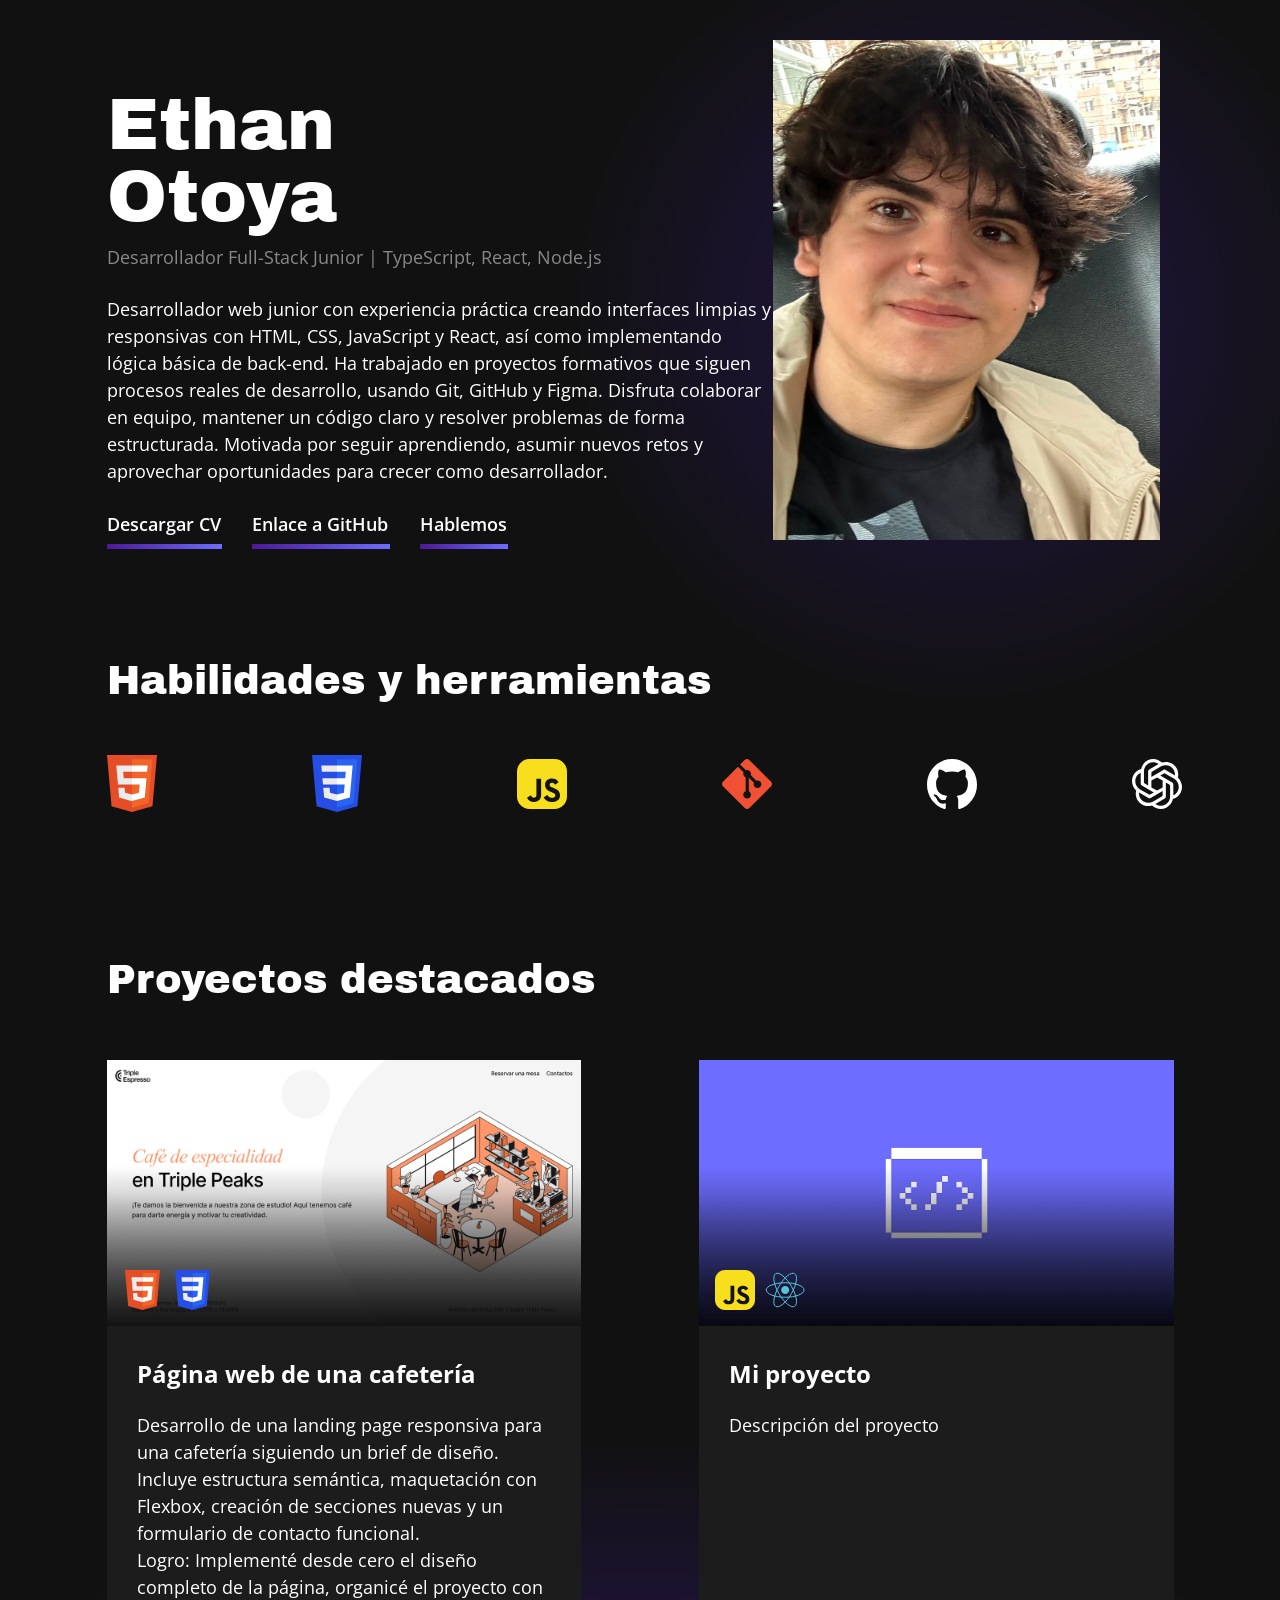
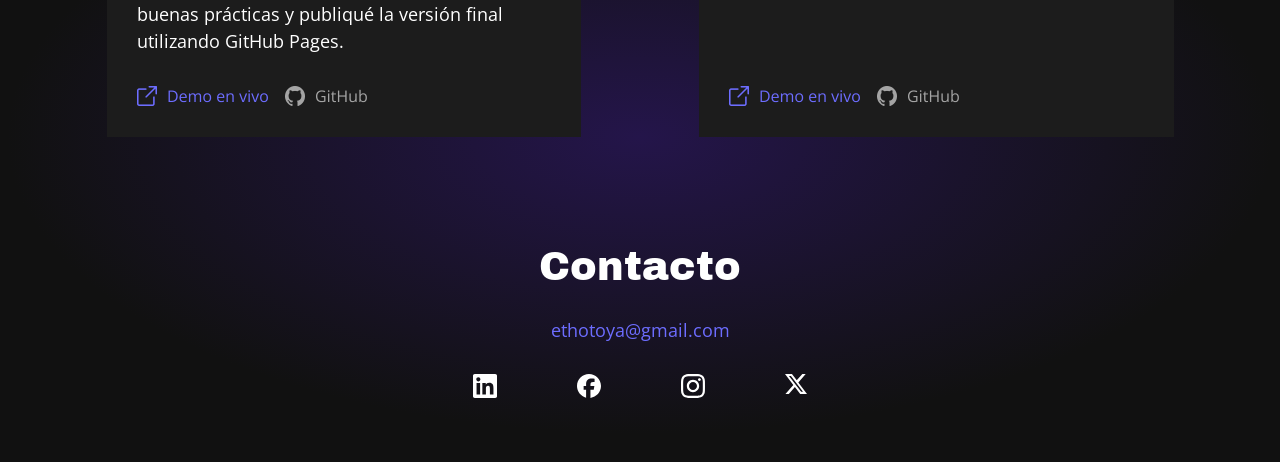
<file: index.html>
<!doctype html>
<html lang="es">
  <head>
    <meta charset="UTF-8" />
    <meta name="viewport" content="width=device-width, initial-scale=1.0" />
    <title>Portafolio</title>

    <link href="./styles/index.css" rel="stylesheet" />
    <link rel="icon" href="./favicon.ico" />
  </head>
  <body>
    <header class="header">
      <div class="header__div">
        <div class="header__div-left">
          <h1 class="header__div-title">Ethan <br />Otoya</h1>
          <h2 class="header__div-sub-title">
            Desarrollador Full-Stack Junior | TypeScript, React, Node.js
          </h2>
          <p class="header__div-text-title">
            Desarrollador web junior con experiencia práctica creando interfaces
            limpias y responsivas con HTML, CSS, JavaScript y React, así como
            implementando lógica básica de back-end. Ha trabajado en proyectos
            formativos que siguen procesos reales de desarrollo, usando Git,
            GitHub y Figma. Disfruta colaborar en equipo, mantener un código
            claro y resolver problemas de forma estructurada. Motivada por
            seguir aprendiendo, asumir nuevos retos y aprovechar oportunidades
            para crecer como desarrollador.
          </p>
          <ul class="header__div-list">
            <li class="header__div-list-item">
              <a
                class="header__div-list-item-link"
                href="./archives/CV ETHAN OTOYA.pdf"
                download
                >Descargar CV</a
              >
              <br />
              <img
                class="header__div-list-item-img line-one"
                src="./images/line1.png"
              />
            </li>
            <li class="header__div-list-item">
              <a
                class="header__div-list-item-link"
                href="https://github.com/Ethoya"
                target="_blank"
                >Enlace a GitHub</a
              >
              <br />
              <img
                class="header__div-list-item-img line-two"
                src="./images/line2.png"
              />
            </li>
            <li class="header__div-list-item">
              <a
                class="header__div-list-item-link"
                href="https://discord.gg/c3YEcc5e"
                target="_blank"
                >Hablemos</a
              >
              <br />
              <img
                class="header__div-list-item-img line-three"
                src="./images/line3.png"
              />
            </li>
          </ul>
          <div class="header__info-apps">
            <h1 class="header__info-apps-title">Habilidades y herramientas</h1>
            <div class="header__info-apps-imgs">
              <img
                class="header__info-apps-img app-info-img-big"
                src="./images/HTML5.svg"
              />
              <img
                class="header__info-apps-img app-info-img-big"
                src="./images/CSS3.svg"
              />
              <img class="header__info-apps-img" src="./images/JS.svg" />
              <img class="header__info-apps-img" src="./images/GIT.svg" />
              <img class="header__info-apps-img" src="./images/GITHUB.svg" />
              <img class="header__info-apps-img" src="./images/CHATGPT.svg" />
            </div>
          </div>
        </div>
        <img
          class="header__div-img-ethan"
          src="./images/fotoPerfilEthan.jpeg"
          alt="Foto perfil Ethan Otoya"
        />
      </div>
    </header>

    <main class="content">
      <div class="content__div">
        <h1 class="content__div-title">Proyectos destacados</h1>
        <div class="content__div-projects">
          <div class="content__div-projects-column">
            <div class="content__div-projects-column-img-wrapper">
              <img
                src="./images/webCafeteriaTripleTen.png"
                class="content__div-projects-column-img"
                alt="Página web cafetería"
              />
              <div class="content__div-projects-column-img-overlay"></div>
              <div class="content__div-projects-column-img-icons">
                <img src="./images/HTML5.svg" alt="HTML5" />
                <img src="./images/CSS3.svg" alt="CSS3" />
              </div>
            </div>
            <div class="content__div-projects-column-info">
              <h1 class="content__div-projects-column-info-title">
                Página web de una cafetería
              </h1>
              <p class="content__div-projects-column-info-text">
                Desarrollo de una landing page responsiva para una cafetería
                siguiendo un brief de diseño. Incluye estructura semántica,
                maquetación con Flexbox, creación de secciones nuevas y un
                formulario de contacto funcional.<br />Logro: Implementé desde
                cero el diseño completo de la página, organicé el proyecto con
                buenas prácticas y publiqué la versión final utilizando GitHub
                Pages.
              </p>
              <div class="content__div-projects-column-info-buttons">
                <a
                  class="content__div-projects-column-info-button-link"
                  href="https://ethoya.github.io/web_project_coffeeshop_es/index.html"
                  target="_blank"
                >
                  <img
                    src="./images/demoVivo.png"
                    class="content__div-projects-column-info-button"
                    alt="botón de demo en vivo"
                  />
                </a>
                <a
                  class="content__div-projects-column-info-button-link"
                  href="https://github.com/Ethoya/web_project_coffeeshop_es"
                  target="_blank"
                >
                  <img
                    src="./images/gitHubbutton.png"
                    class="content__div-projects-column-info-button"
                    alt="Botón de GitHub"
                  />
                </a>
              </div>
            </div>
          </div>

          <div class="content__div-projects-column">
            <div class="content__div-projects-column-img-wrapper">
              <img
                src="./images/project.png"
                class="content__div-projects-column-img"
                alt="Mi proyecto"
              />
              <div class="content__div-projects-column-img-overlay"></div>
              <div class="content__div-projects-column-img-icons">
                <img src="./images/JS.svg" alt="JavaScript" />
                <img src="./images/REACT.svg" alt="React" />
              </div>
            </div>
            <div class="content__div-projects-column-info">
              <h1 class="content__div-projects-column-info-title">
                Mi proyecto
              </h1>
              <p class="content__div-projects-column-info-text">
                Descripción del proyecto
              </p>
              <div class="content__div-projects-column-info-buttons">
                <a
                  class="content__div-projects-column-info-button-link"
                  href="https://ethoya.github.io/web_project_portfolio_es/index.html"
                  target="_blank"
                >
                  <img
                    src="./images/demoVivo.png"
                    class="content__div-projects-column-info-button"
                    alt="botón de demo en vivo"
                  />
                </a>
                <a
                  class="content__div-projects-column-info-button-link"
                  href="https://github.com/Ethoya/web_project_portfolio_es"
                  target="_blank"
                >
                  <img
                    src="./images/gitHubbutton.png"
                    class="content__div-projects-column-info-button"
                    alt="Botón de GitHub"
                  />
                </a>
              </div>
            </div>
          </div>
        </div>
      </div>
    </main>

    <footer class="footer">
      <div class="footer__div">
        <h1 class="footer__div-title">Contacto</h1>
        <a
          href="https://mail.google.com/mail/u/2/#inbox?compose=new"
          class="footer___div-email-link"
          target="_blank"
        >
          <p class="footer___div-email">ethotoya@gmail.com</p>
        </a>
        <ul class="footer__div-list">
          <li class="footer__div-list-item">
            <a
              href="https://www.linkedin.com/in/ethan-otoya-3801bb407/"
              target="_blank"
              class="footer__div-list-item-img-link"
            >
              <img
                class="footer__div-list-item-img"
                src="./images/linkedln.svg"
                alt="logo linkedln"
              />
            </a>
          </li>
          <li class="footer__div-list-item">
            <a
              href="https://www.facebook.com/"
              class="footer__div-list-item-img-link"
              target="_blank"
            >
              <img
                class="footer__div-list-item-img"
                src="./images/facebook.svg"
                alt="logo de facebook"
              />
            </a>
          </li>
          <li class="footer__div-list-item">
            <a
              href="https://www.instagram.com/eth3nol/"
              class="footer__div-list-item-img-link"
              target="_blank"
            >
              <img
                class="footer__div-list-item-img"
                src="./images/instagram.svg"
                alt="logo de instagram"
              />
            </a>
          </li>
          <li class="footer__div-list-item">
            <a
              href="https://x.com/home"
              class="footer__div-list-item-img-link"
              target="_blank"
            >
              <img
                class="footer__div-list-item-img"
                src="./images/x.svg"
                alt="logo de x"
              />
            </a>
          </li>
        </ul>
      </div>
    </footer>
  </body>
</html>
</file>
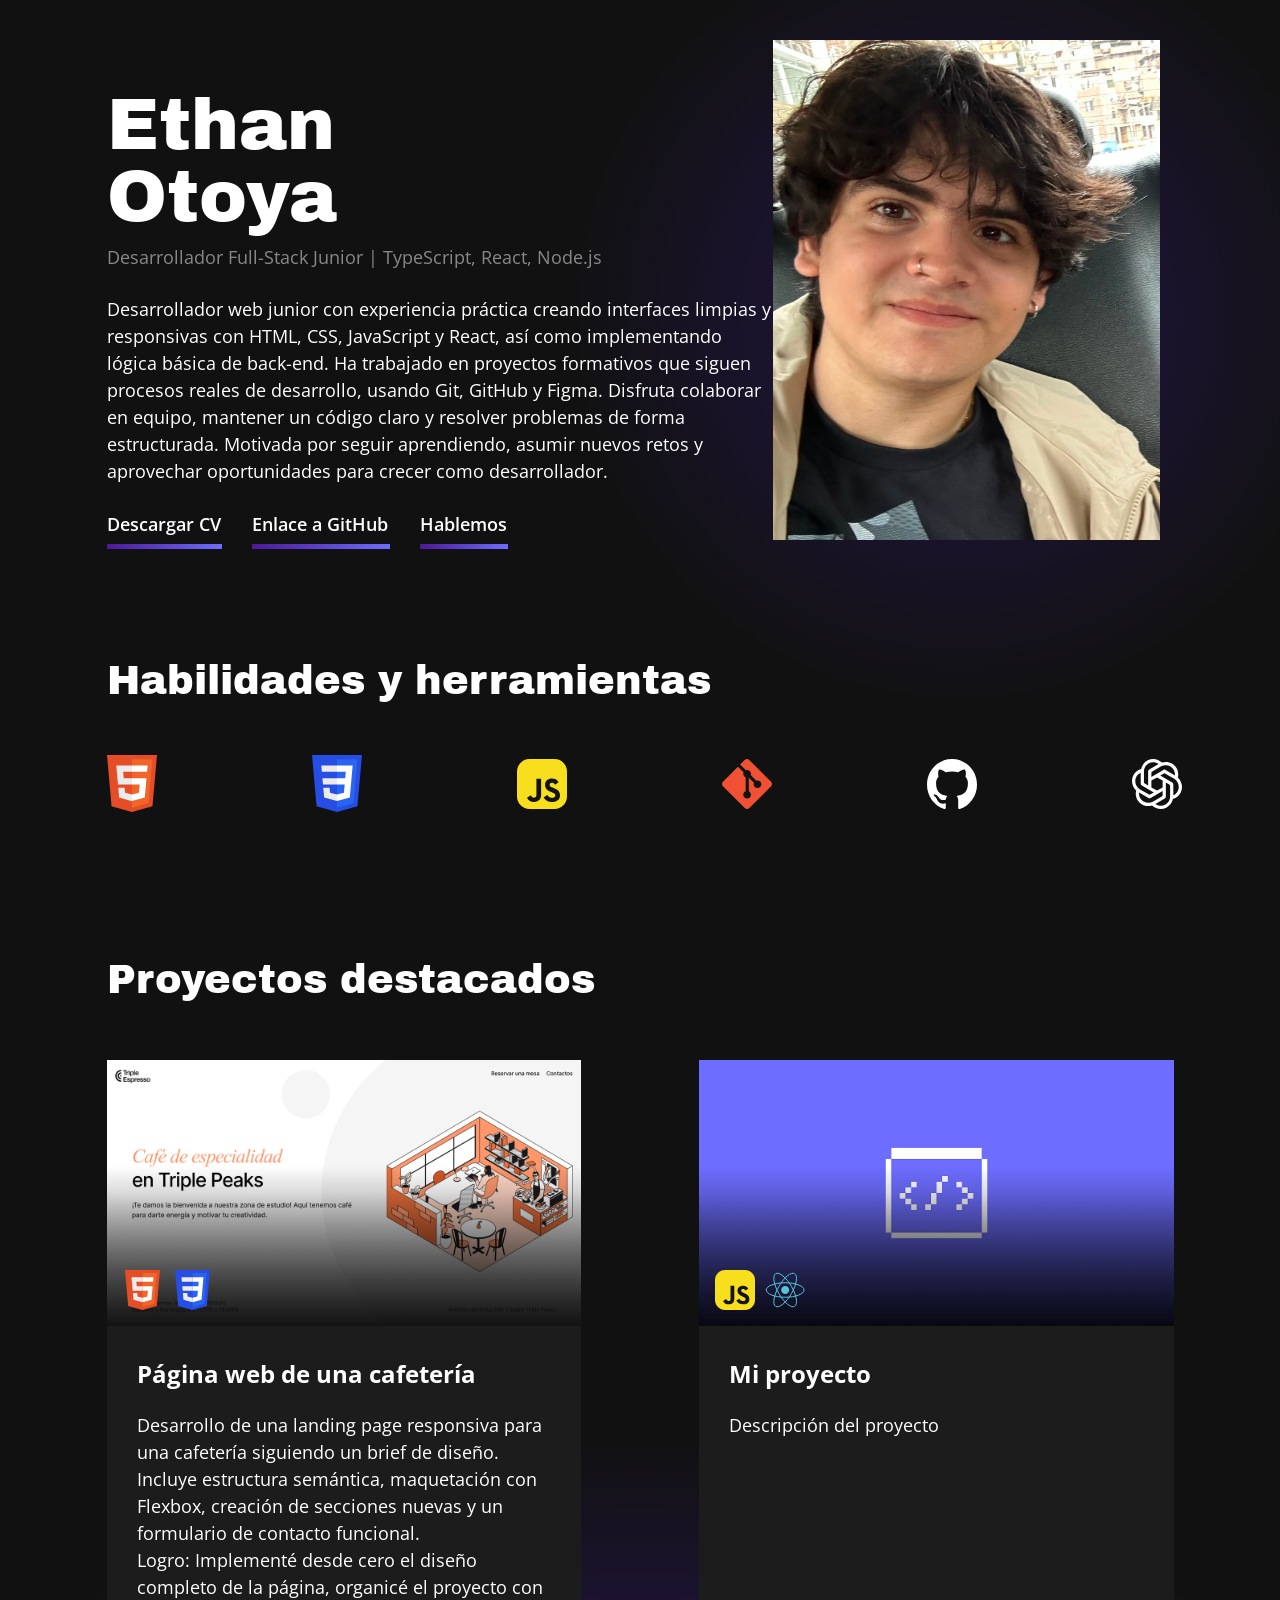
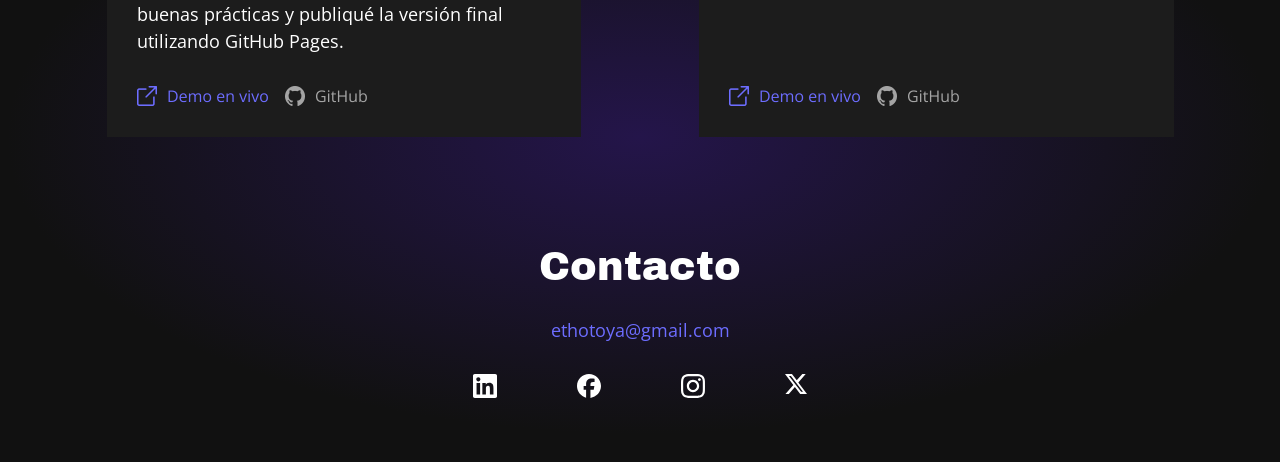
<file: main.html>
<!doctype html>
<html lang="es">
  <head>
    <meta charset="UTF-8" />
    <meta name="viewport" content="width=device-width, initial-scale=1.0" />
    <title>Portafolio</title>
    <link href="./styles/nornalize.css" rel="stylesheet" />
    <link href="./styles/header.css" rel="stylesheet" />
    <link href="./styles/main.css" rel="stylesheet" />
    <link rel="icon" href="./icon.ico" />
  </head>
  <body>
    <header class="header">
      <div class="header__div">
        <div class="header__div-left">
          <h1 class="header__div-title">Ethan <br />Otoya</h1>
          <h2 class="header__div-sub-title">
            Desarrollador Full-Stack Junior | TypeScript, React, Node.js
          </h2>
          <p class="header__div-text-title">
            Desarrollador web junior con experiencia práctica creando interfaces
            limpias y responsivas con HTML, CSS, JavaScript y React, así como
            implementando lógica básica de back-end. Ha trabajado en proyectos
            formativos que siguen procesos reales de desarrollo, usando Git,
            GitHub y Figma. Disfruta colaborar en equipo, mantener un código
            claro y resolver problemas de forma estructurada. Motivada por
            seguir aprendiendo, asumir nuevos retos y aprovechar oportunidades
            para crecer como desarrollador.
          </p>
          <ul class="header__div-list">
            <li class="header__div-list-item">
              <a
                class="header__div-list-item-link"
                href="./archives/CV ETHAN OTOYA.pdf"
                download
                >Descargar CV</a
              >
              <br />
              <img
                class="header__div-list-item-img line-one"
                src="./images/line1.png"
              />
            </li>
            <li class="header__div-list-item">
              <a
                class="header__div-list-item-link"
                href="https://github.com/Ethoya"
                target="_blank"
                >Enlace a GitHub</a
              >
              <br />
              <img
                class="header__div-list-item-img line-two"
                src="./images/line2.png"
              />
            </li>
            <li class="header__div-list-item">
              <a
                class="header__div-list-item-link"
                href="https://discord.gg/c3YEcc5e"
                target="_blank"
                >Hablemos</a
              >
              <br />
              <img
                class="header__div-list-item-img line-three"
                src="./images/line3.png"
              />
            </li>
          </ul>
          <div class="header__info-apps">
            <h1 class="header__info-apps-title">Habilidades y herramientas</h1>
            <div class="header__info-apps-imgs">
              <img
                class="header__info-apps-img app-info-img-big"
                src="./images/HTML5.svg"
              />
              <img
                class="header__info-apps-img app-info-img-big"
                src="./images/CSS3.svg"
              />
              <img class="header__info-apps-img" src="./images/JS.svg" />
              <img class="header__info-apps-img" src="./images/GIT.svg" />
              <img class="header__info-apps-img" src="./images/GITHUB.svg" />
              <img class="header__info-apps-img" src="./images/CHATGPT.svg" />
            </div>
          </div>
        </div>
        <img
          class="header__div-img-ethan"
          src="./images/fotoPerfilEthan.jpeg"
          alt="Foto perfil Ethan Otoya"
        />
      </div>
    </header>

    <main class="content">
      <div class="content__div">
        <h1 class="content__div-title">Proyectos destacados</h1>
        <div class="content__div-projects">
          <div class="content__div-projects-column">
            <div class="content__div-projects-column-img-wrapper">
              <img
                src="./images/webCafeteriaTripleTen.png"
                class="content__div-projects-column-img"
                alt="Página web cafetería"
              />
              <div class="content__div-projects-column-img-overlay"></div>
              <div class="content__div-projects-column-img-icons">
                <img src="./images/HTML5.svg" alt="HTML5" />
                <img src="./images/CSS3.svg" alt="CSS3" />
              </div>
            </div>
            <div class="content__div-projects-column-info">
              <h1 class="content__div-projects-column-info-title">
                Página web de una cafetería
              </h1>
              <p class="content__div-projects-column-info-text">
                Desarrollo de una landing page responsiva para una cafetería
                siguiendo un brief de diseño. Incluye estructura semántica,
                maquetación con Flexbox, creación de secciones nuevas y un
                formulario de contacto funcional.<br />Logro: Implementé desde
                cero el diseño completo de la página, organicé el proyecto con
                buenas prácticas y publiqué la versión final utilizando GitHub
                Pages.
              </p>
              <div class="content__div-projects-column-info-buttons">
                <a
                  class="content__div-projects-column-info-button-link"
                  href="https://ethoya.github.io/web_project_coffeeshop_es/index.html"
                  target="_blank"
                >
                  <img
                    src="./images/demoVivo.png"
                    class="content__div-projects-column-info-button"
                    alt="botón de demo en vivo"
                  />
                </a>
                <a
                  class="content__div-projects-column-info-button-link"
                  href="https://github.com/Ethoya/web_project_coffeeshop_es"
                  target="_blank"
                >
                  <img
                    src="./images/gitHubbutton.png"
                    class="content__div-projects-column-info-button"
                    alt="Botón de GitHub"
                  />
                </a>
              </div>
            </div>
          </div>

          <div class="content__div-projects-column">
            <div class="content__div-projects-column-img-wrapper">
              <img
                src="./images/project.png"
                class="content__div-projects-column-img"
                alt="Mi proyecto"
              />
              <div class="content__div-projects-column-img-overlay"></div>
              <div class="content__div-projects-column-img-icons">
                <img src="./images/JS.svg" alt="JavaScript" />
                <img src="./images/REACT.svg" alt="React" />
              </div>
            </div>
            <div class="content__div-projects-column-info">
              <h1 class="content__div-projects-column-info-title">
                Mi proyecto
              </h1>
              <p class="content__div-projects-column-info-text">
                Descripción del proyecto
              </p>
              <div class="content__div-projects-column-info-buttons">
                <a
                  class="content__div-projects-column-info-button-link"
                  href="https://ethoya.github.io/web_project_portfolio_es/main.html"
                  target="_blank"
                >
                  <img
                    src="./images/demoVivo.png"
                    class="content__div-projects-column-info-button"
                    alt="botón de demo en vivo"
                  />
                </a>
                <a
                  class="content__div-projects-column-info-button-link"
                  href="https://github.com/Ethoya/web_project_portfolio_es"
                  target="_blank"
                >
                  <img
                    src="./images/gitHubbutton.png"
                    class="content__div-projects-column-info-button"
                    alt="Botón de GitHub"
                  />
                </a>
              </div>
            </div>
          </div>
        </div>
      </div>
    </main>

    <footer class="footer">
      <div class="footer__div">
        <h1 class="footer__div-title">Contacto</h1>
        <a
          href="https://mail.google.com/mail/u/2/#inbox?compose=new"
          class="footer___div-email-link"
          target="_blank"
        >
          <p class="footer___div-email">ethotoya@gmail.com</p>
        </a>
        <ul class="footer__div-list">
          <li class="footer__div-list-item">
            <a
              href="https://www.linkedin.com/in/ethan-otoya-3801bb407/"
              target="_blank"
              class="footer__div-list-item-img-link"
            >
              <img
                class="footer__div-list-item-img"
                src="./images/linkedln.svg"
                alt="logo linkedln"
              />
            </a>
          </li>
          <li class="footer__div-list-item">
            <a
              href="https://www.facebook.com/"
              class="footer__div-list-item-img-link"
              target="_blank"
            >
              <img
                class="footer__div-list-item-img"
                src="./images/facebook.svg"
                alt="logo de facebook"
              />
            </a>
          </li>
          <li class="footer__div-list-item">
            <a
              href="https://www.instagram.com/eth3nol/"
              class="footer__div-list-item-img-link"
              target="_blank"
            >
              <img
                class="footer__div-list-item-img"
                src="./images/instagram.svg"
                alt="logo de instagram"
              />
            </a>
          </li>
          <li class="footer__div-list-item">
            <a
              href="https://x.com/home"
              class="footer__div-list-item-img-link"
              target="_blank"
            >
              <img
                class="footer__div-list-item-img"
                src="./images/x.svg"
                alt="logo de x"
              />
            </a>
          </li>
        </ul>
      </div>
    </footer>
  </body>
</html>
</file>
<file: styles/index.css>
@import "./nornalize.css";
@import "./header.css";
@import "./main.css";
</file>
<file: styles/header.css>
@font-face {
  font-family: "ArchivoBlack";
  src:
    url("../fonts/ArchivoBlack-Regular.woff2") format("woff2"),
    url("../fonts/ArchivoBlack-Regular.woff") format("woff");
}
@font-face {
  font-family: "OpenSans";
  src:
    url("../fonts/OpenSans-Bold.woff2") format("woff2"),
    url("../fonts/OpenSans-Bold.woff") format("woff");
  font-weight: 700;
}
@font-face {
  font-family: "OpenSans";
  src:
    url("../fonts/OpenSans-SemiBold.woff2") format("woff2"),
    url("../fonts/OpenSans-SemiBold.woff") format("woff");
  font-weight: 600;
}
@font-face {
  font-family: "OpenSans";
  src:
    url("../fonts/OpenSans-Regular.woff2") format("woff2"),
    url("../fonts/OpenSans-Regular.woff") format("woff");
}

body {
  background-color: #111111;
  margin: 0;
  padding: 0;
}

.header {
  background: radial-gradient(circle at 75% 35%, #24154a 0%, #111111 35%);
  margin: 0;
}

.header__div {
  display: flex;
  flex-direction: row;
  align-items: flex-start;
  margin: 0;
  padding: 0;
  box-sizing: border-box;
  min-height: 100vh;
}

.header__div-left {
  display: flex;
  flex-direction: column;
  padding-top: 89px;
  padding-left: calc(8.33%);
  flex: 1;
  box-sizing: border-box;
}

.header__div-img-ethan {
  width: 387px;
  min-width: 387px;
  height: 500px;
  object-fit: cover;
  object-position: center top;
  flex-shrink: 0;
  align-self: flex-start;
  margin-top: 40px;
  margin-right: 120px;
}

.header__div-title {
  font-family: "ArchivoBlack", sans-serif, Arial;
  font-weight: 400;
  font-size: 72px;
  line-height: 1;
  letter-spacing: 0%;
  color: #ffffff;
  margin: 0;
  margin-bottom: 15px;
}

.header__div-sub-title {
  font-family: "OpenSans", sans-serif, Arial;
  font-weight: 400;
  font-size: 18px;
  line-height: 1;
  letter-spacing: 0%;
  color: #ffffff80;
  margin: 0;
  margin-bottom: 30px;
}

.header__div-text-title {
  font-family: "OpenSans", sans-serif, Arial;
  font-weight: 400;
  font-size: 18px;
  line-height: 1.5;
  letter-spacing: 0%;
  color: #ffffff;
  margin: 0;
}

.header__div-list {
  margin: 0;
  padding: 0;
  display: flex;
  margin-top: 30px;
  flex-wrap: wrap;
  gap: 0;
}

.header__div-list-item {
  font-family: "OpenSans", sans-serif, Arial;
  font-weight: 600;
  font-size: 18px;
  line-height: 1;
  letter-spacing: 0%;
  color: #ffffff;
  list-style: none;
}

.header__div-list-item-link {
  text-decoration: none;
  color: #ffffff;
  transition: opacity 0.3s ease;
}

.header__div-list-item-link:hover {
  opacity: 0.5;
}

.line-one {
  max-width: 115px;
  min-height: 5px;
  padding-right: 30px;
}
.line-two {
  max-width: 138px;
  max-height: 5px;
  padding-right: 30px;
}
.line-three {
  max-width: 88px;
  max-height: 5px;
}
.header__info-apps {
  width: calc(100% + 387px + 120px);
}
.header__info-apps-title {
  font-family: "ArchivoBlack", sans-serif, Arial;
  font-weight: 400;
  font-size: 40px;
  line-height: 1;
  letter-spacing: 0%;
  color: #ffffff;
  padding-top: 110px;
  margin: 0;
}

.header__info-apps-imgs {
  display: flex;
  flex-direction: row;
  justify-content: space-between;
  align-items: center;
  padding-right: calc(8.33%);
  margin-top: 54px;
  gap: 0;
  padding-bottom: 80px;
}

.header__info-apps-img {
  max-width: 50px;
  max-height: 50px;
}

.app-info-img-big {
  min-height: 57px;
}

@media (max-width: 1023px) {
  .header {
    background: radial-gradient(circle at 60% 20%, #24154a 0%, #111111 45%);
  }

  .header__div {
    flex-direction: row;
    min-height: 100vh;
  }

  .header__div-left {
    padding-top: 60px;
    padding-left: 24px;
    padding-right: 24px;
    flex: 1;
  }

  .header__div-img-ethan {
    width: 220px;
    min-width: 220px;
    height: 280px;
    object-fit: cover;
    object-position: center top;
    margin-top: 60px;
    margin-right: 24px;
    flex-shrink: 0;
    align-self: flex-start;
  }

  .header__div-title {
    font-size: 52px;
  }

  .header__div-sub-title {
    font-size: 16px;
    margin-bottom: 24px;
  }

  .header__div-text-title {
    font-size: 16px;
  }

  .header__div-list {
    margin-top: 24px;
  }

  .header__info-apps-title {
    font-size: 32px;
    padding-top: 60px;
  }

  .header__info-apps {
    width: calc(100% + 220px + 24px);
  }

  .header__info-apps-imgs {
    padding-right: 24px;
    padding-bottom: 60px;
    margin-top: 40px;
  }
}
@media (max-width: 767px) {
  .header {
    background: radial-gradient(circle at 50% 15%, #24154a 0%, #111111 50%);
  }

  .header__div {
    flex-direction: column;
    min-height: unset;
  }

  .header__div-img-ethan {
    order: -1;
    width: 280px;
    min-width: unset;
    height: 320px;
    object-fit: cover;
    object-position: center top;
    margin: 20px auto 0;
    display: block;
  }

  .header__div-left {
    padding-top: 20px;
    padding-left: 16px;
    padding-right: 16px;
  }

  .header__div-title {
    font-size: 36px;
    margin-bottom: 10px;
  }

  .header__div-sub-title {
    font-size: 14px;
    margin-bottom: 20px;
    line-height: 1.4;
  }

  .header__div-text-title {
    font-size: 14px;
    line-height: 1.6;
  }

  .header__div-list {
    flex-direction: column;
    margin-top: 20px;
    gap: 16px;
  }

  .header__div-list-item {
    font-size: 16px;
  }

  .line-one,
  .line-two,
  .line-three {
    padding-right: 0;
    max-width: 100px;
  }

  .header__info-apps-title {
    font-size: 26px;
    padding-top: 40px;
  }

  .header__info-apps {
    width: 100%;
  }

  .header__info-apps-imgs {
    display: flex;
    flex-wrap: wrap;
    justify-content: flex-start;
    gap: 24px;
    padding-right: 16px;
    margin-top: 32px;
    padding-bottom: 40px;
  }

  .header__info-apps-img {
    max-width: 42px;
    max-height: 42px;
  }

  .app-info-img-big {
    min-height: 42px;
  }
}
</file>
<file: styles/main.css>
.content__div {
  padding-left: calc(8.33%);
  margin-top: 50px;
}

.content__div-title {
  font-family: "ArchivoBlack", sans-serif, Arial;
  font-weight: 400;
  font-size: 40px;
  line-height: 1.5;
  letter-spacing: 0%;
  color: #ffffff;
  margin: 0;
}

.content__div-projects {
  max-width: 100%;
  margin-top: 50px;
  display: flex;
  flex-direction: row;
  flex-wrap: wrap;
  gap: 10%;
}

.content__div-projects-column {
  max-width: calc(40.47%);
  background-color: #1c1c1c;
  overflow: hidden;
  display: flex;
  flex-direction: column;
  border-radius: 0;
}

/* ---- Wrapper de imagen con overlay e iconos ---- */
.content__div-projects-column-img-wrapper {
  position: relative;
  width: 100%;
  overflow: hidden;
  /* Altura fija para que el overlay y los iconos tengan referencia */
  display: block;
}

.content__div-projects-column-img {
  width: 100%;
  height: auto;
  object-fit: cover;
  display: block;
  image-rendering: optimizeQuality;
}

/* Degradado oscuro de abajo hacia arriba */
.content__div-projects-column-img-overlay {
  position: absolute;
  bottom: 0;
  left: 0;
  width: 100%;
  height: 60%;
  background: linear-gradient(to top, rgba(0, 0, 0, 0.85) 0%, transparent 100%);
  pointer-events: none;
}

/* Iconos en esquina inferior izquierda */
.content__div-projects-column-img-icons {
  position: absolute;
  bottom: 16px;
  left: 16px;
  display: flex;
  flex-direction: row;
  align-items: center;
  gap: 10px;
}

.content__div-projects-column-img-icons img {
  width: 40px;
  height: 40px;
  object-fit: contain;
}

/* ---- Info del proyecto ---- */
.content__div-projects-column-info {
  width: 100%;
  box-sizing: border-box;
  padding: 30px;
  display: flex;
  flex-direction: column;
  flex-grow: 1;
}

.content__div-projects-column-info-title {
  margin: 0;
  font-family: "OpenSans", sans-serif, Arial;
  font-weight: 700;
  font-size: 24px;
  line-height: 1.5;
  color: #ffffff;
  margin-bottom: 20px;
}

.content__div-projects-column-info-text {
  margin: 0;
  font-family: "OpenSans", sans-serif, Arial;
  font-weight: 400;
  font-size: 18px;
  line-height: 1.5;
  letter-spacing: 0%;
  color: #ffffff;
  margin-bottom: 30px;
  flex-grow: 1;
}

/* Wrapper botones en fila */
.content__div-projects-column-info-buttons {
  display: flex;
  flex-direction: row;
  align-items: center;
  gap: 16px;
}

.content__div-projects-column-info-button {
  display: block;
  height: 22px;
  width: auto;
  cursor: pointer;
  transition: opacity 0.2s ease;
}

.content__div-projects-column-info-button:hover {
  opacity: 0.7;
}

/* ---- FOOTER ---- */

.footer {
  position: relative;
  margin: 0;
  width: 100%;
}

.footer::before {
  content: "";
  position: absolute;
  top: -300px;
  left: 0;
  width: 100%;
  height: 600px;
  background: radial-gradient(ellipse at center, #24154a 0%, transparent 70%);
  pointer-events: none;
  z-index: -1;
}

.footer__div {
  position: relative;
  z-index: 1;
  padding-top: 100px;
  padding-bottom: 60px;
  display: flex;
  flex-direction: column;
  align-items: center;
}

.footer__div-title {
  margin: 0;
  padding: 0;
  font-family: "ArchivoBlack", sans-serif, Arial;
  font-weight: 400;
  font-size: 40px;
  line-height: 1.5;
  letter-spacing: 0%;
  text-align: center;
  color: #ffffff;
  margin-bottom: 20px;
}

.footer___div-email {
  font-family: "OpenSans", sans-serif, Arial;
  font-weight: 400;
  font-size: 18px;
  line-height: 1.5;
  letter-spacing: 0%;
  text-align: center;
  color: #6d6dff;
  margin: 0;
}

.footer___div-email-link {
  margin: 0;
  text-decoration: none;
}

.footer__div-list {
  display: flex;
  justify-content: center;
  flex-direction: row;
  flex-wrap: wrap;
  padding: 0;
  margin: 0;
  gap: 80px;
  margin-top: 30px;
}

.footer__div-list-item {
  list-style: none;
  padding: 0;
}

.footer___div-email-link:hover {
  opacity: 0.5;
}

.footer__div-list-item-img-link:hover {
  opacity: 0.5;
}

/* ========== TABLET (≤900px) ========== */
@media (max-width: 900px) {
  .content__div {
    padding-left: 24px;
    padding-right: 24px;
    margin-top: 40px;
  }

  .content__div-title {
    font-size: 32px;
  }

  .content__div-projects {
    flex-direction: column;
    gap: 20px;
    margin-top: 32px;
  }

  .content__div-projects-column {
    max-width: 100%;
    width: 100%;
  }

  .content__div-projects-column-info-title {
    font-size: 20px;
  }

  .content__div-projects-column-info-text {
    font-size: 16px;
  }

  .content__div-projects-column-img-icons img {
    width: 36px;
    height: 36px;
  }

  .footer__div {
    padding-top: 80px;
    padding-bottom: 48px;
    padding-left: 24px;
    padding-right: 24px;
  }

  .footer__div-title {
    font-size: 32px;
  }

  .footer__div-list {
    gap: 48px;
  }
}

/* ========== MOBILE (≤480px) ========== */
@media (max-width: 480px) {
  .content__div {
    padding-left: 16px;
    padding-right: 16px;
    margin-top: 32px;
  }

  .content__div-title {
    font-size: 26px;
  }

  .content__div-projects {
    flex-direction: column;
    gap: 16px;
    margin-top: 24px;
  }

  .content__div-projects-column {
    max-width: 100%;
    width: 100%;
  }

  .content__div-projects-column-info {
    padding: 20px 16px;
  }

  .content__div-projects-column-info-title {
    font-size: 18px;
    margin-bottom: 12px;
  }

  .content__div-projects-column-info-text {
    font-size: 14px;
    margin-bottom: 20px;
  }

  .content__div-projects-column-info-button {
    height: 20px;
  }

  .content__div-projects-column-img-icons {
    bottom: 12px;
    left: 12px;
    gap: 8px;
  }

  .content__div-projects-column-img-icons img {
    width: 30px;
    height: 30px;
  }

  .footer__div {
    padding-top: 60px;
    padding-bottom: 40px;
    padding-left: 16px;
    padding-right: 16px;
  }

  .footer__div-title {
    font-size: 26px;
  }

  .footer___div-email {
    font-size: 14px;
  }

  .footer__div-list {
    gap: 32px;
    margin-top: 24px;
  }
}
</file>
<file: styles/nornalize.css>
/*! normalize.css v8.0.1 | MIT License | github.com/necolas/normalize.css */

/* Document
   ========================================================================== */

/**
 * 1. Correct the line height in all browsers.
 * 2. Prevent adjustments of font size after orientation changes in iOS.
 */

html {
  line-height: 1.15; /* 1 */
  -webkit-text-size-adjust: 100%; /* 2 */
}

/* Sections
   ========================================================================== */

/**
 * Remove the margin in all browsers.
 */

body {
  margin: 0;
}

/**
 * Render the `main` element consistently in IE.
 */

main {
  display: block;
}

/**
 * Correct the font size and margin on `h1` elements within `section` and
 * `article` contexts in Chrome, Firefox, and Safari.
 */

h1 {
  font-size: 2em;
  margin: 0.67em 0;
}

/* Grouping content
   ========================================================================== */

/**
 * 1. Add the correct box sizing in Firefox.
 * 2. Show the overflow in Edge and IE.
 */

hr {
  box-sizing: content-box; /* 1 */
  height: 0; /* 1 */
  overflow: visible; /* 2 */
}

/**
 * 1. Correct the inheritance and scaling of font size in all browsers.
 * 2. Correct the odd `em` font sizing in all browsers.
 */

pre {
  font-family: monospace, monospace; /* 1 */
  font-size: 1em; /* 2 */
}

/* Text-level semantics
   ========================================================================== */

/**
 * Remove the gray background on active links in IE 10.
 */

a {
  background-color: transparent;
}

/**
 * 1. Remove the bottom border in Chrome 57-
 * 2. Add the correct text decoration in Chrome, Edge, IE, Opera, and Safari.
 */

abbr[title] {
  border-bottom: none; /* 1 */
  text-decoration: underline; /* 2 */
  text-decoration: underline dotted; /* 2 */
}

/**
 * Add the correct font weight in Chrome, Edge, and Safari.
 */

b,
strong {
  font-weight: bolder;
}

/**
 * 1. Correct the inheritance and scaling of font size in all browsers.
 * 2. Correct the odd `em` font sizing in all browsers.
 */

code,
kbd,
samp {
  font-family: monospace, monospace; /* 1 */
  font-size: 1em; /* 2 */
}

/**
 * Add the correct font size in all browsers.
 */

small {
  font-size: 80%;
}

/**
 * Prevent `sub` and `sup` elements from affecting the line height in
 * all browsers.
 */

sub,
sup {
  font-size: 75%;
  line-height: 0;
  position: relative;
  vertical-align: baseline;
}

sub {
  bottom: -0.25em;
}

sup {
  top: -0.5em;
}

/* Embedded content
   ========================================================================== */

/**
 * Remove the border on images inside links in IE 10.
 */

img {
  border-style: none;
}

/* Forms
   ========================================================================== */

/**
 * 1. Change the font styles in all browsers.
 * 2. Remove the margin in Firefox and Safari.
 */

button,
input,
optgroup,
select,
textarea {
  font-family: inherit; /* 1 */
  font-size: 100%; /* 1 */
  line-height: 1.15; /* 1 */
  margin: 0; /* 2 */
}

/**
 * Show the overflow in IE.
 * 1. Show the overflow in Edge.
 */

button,
input {
  /* 1 */
  overflow: visible;
}

/**
 * Remove the inheritance of text transform in Edge, Firefox, and IE.
 * 1. Remove the inheritance of text transform in Firefox.
 */

button,
select {
  /* 1 */
  text-transform: none;
}

/**
 * Correct the inability to style clickable types in iOS and Safari.
 */

button,
[type="button"],
[type="reset"],
[type="submit"] {
  -webkit-appearance: button;
}

/**
 * Remove the inner border and padding in Firefox.
 */

button::-moz-focus-inner,
[type="button"]::-moz-focus-inner,
[type="reset"]::-moz-focus-inner,
[type="submit"]::-moz-focus-inner {
  border-style: none;
  padding: 0;
}

/**
 * Restore the focus styles unset by the previous rule.
 */

button:-moz-focusring,
[type="button"]:-moz-focusring,
[type="reset"]:-moz-focusring,
[type="submit"]:-moz-focusring {
  outline: 1px dotted ButtonText;
}

/**
 * Correct the padding in Firefox.
 */

fieldset {
  padding: 0.35em 0.75em 0.625em;
}

/**
 * 1. Correct the text wrapping in Edge and IE.
 * 2. Correct the color inheritance from `fieldset` elements in IE.
 * 3. Remove the padding so developers are not caught out when they zero out
 *    `fieldset` elements in all browsers.
 */

legend {
  box-sizing: border-box; /* 1 */
  color: inherit; /* 2 */
  display: table; /* 1 */
  max-width: 100%; /* 1 */
  padding: 0; /* 3 */
  white-space: normal; /* 1 */
}

/**
 * Add the correct vertical alignment in Chrome, Firefox, and Opera.
 */

progress {
  vertical-align: baseline;
}

/**
 * Remove the default vertical scrollbar in IE 10+.
 */

textarea {
  overflow: auto;
}

/**
 * 1. Add the correct box sizing in IE 10.
 * 2. Remove the padding in IE 10.
 */

[type="checkbox"],
[type="radio"] {
  box-sizing: border-box; /* 1 */
  padding: 0; /* 2 */
}

/**
 * Correct the cursor style of increment and decrement buttons in Chrome.
 */

[type="number"]::-webkit-inner-spin-button,
[type="number"]::-webkit-outer-spin-button {
  height: auto;
}

/**
 * 1. Correct the odd appearance in Chrome and Safari.
 * 2. Correct the outline style in Safari.
 */

[type="search"] {
  -webkit-appearance: textfield; /* 1 */
  outline-offset: -2px; /* 2 */
}

/**
 * Remove the inner padding in Chrome and Safari on macOS.
 */

[type="search"]::-webkit-search-decoration {
  -webkit-appearance: none;
}

/**
 * 1. Correct the inability to style clickable types in iOS and Safari.
 * 2. Change font properties to `inherit` in Safari.
 */

::-webkit-file-upload-button {
  -webkit-appearance: button; /* 1 */
  font: inherit; /* 2 */
}

/* Interactive
   ========================================================================== */

/*
 * Add the correct display in Edge, IE 10+, and Firefox.
 */

details {
  display: block;
}

/*
 * Add the correct display in all browsers.
 */

summary {
  display: list-item;
}

/* Misc
   ========================================================================== */

/**
 * Add the correct display in IE 10+.
 */

template {
  display: none;
}

/**
 * Add the correct display in IE 10.
 */

[hidden] {
  display: none;
}
</file>
